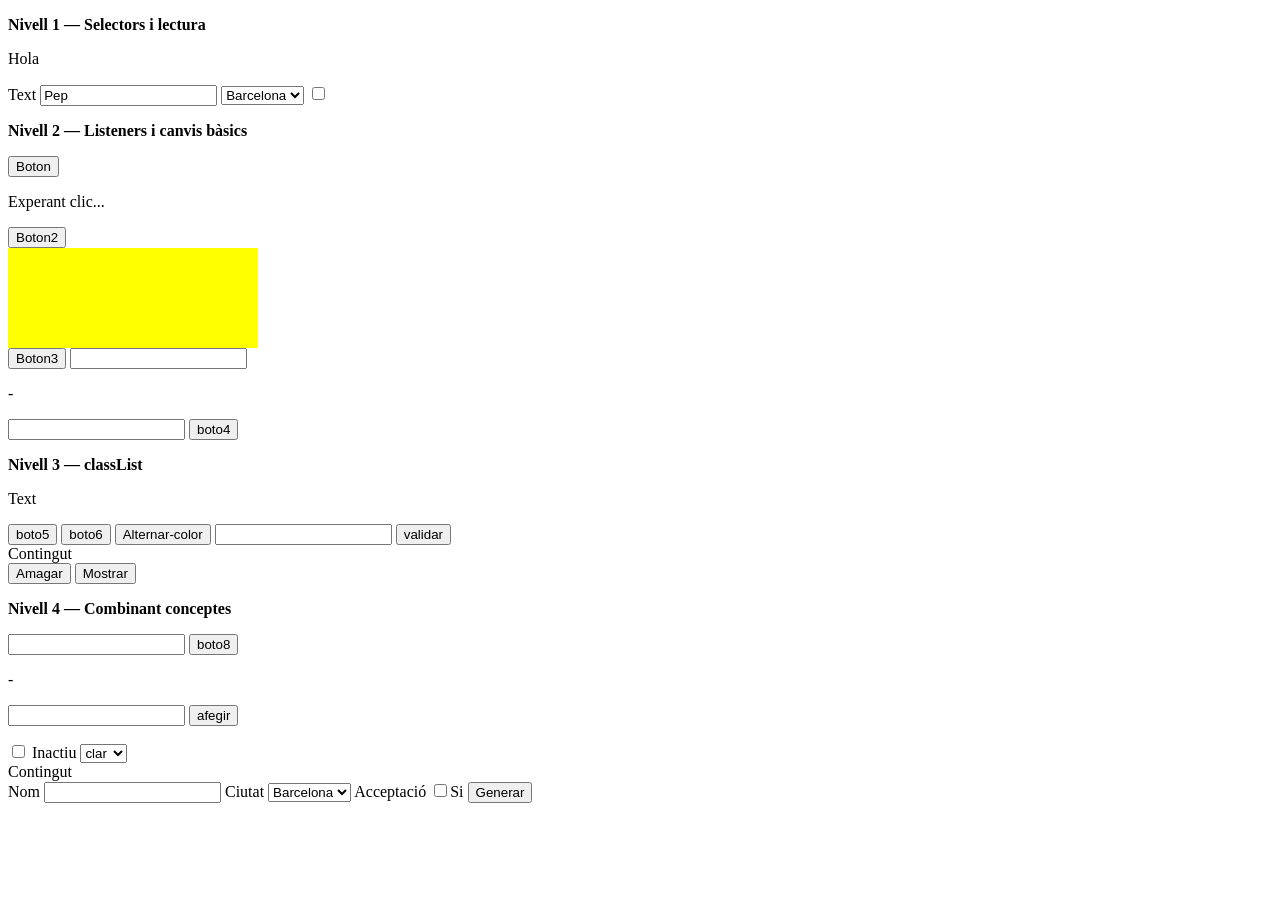
<file: ejercicios/index.html>
<!DOCTYPE html>
<html lang="en">
<head>
    <meta charset="UTF-8">
    <meta name="viewport" content="width=device-width, initial-scale=1.0">
    <title>Document</title>
    <style> 
        .vermell {
            color: red;
        }
        .error { border: 2px solid red}
        .amagat { 
            display: none;
        }
        .fosc{ 
            background-color: black;
            color: wheat; 
            height: 150px; 
            width: 150px;
        }
    </style>
</head>
<body>
    <p><strong>Nivell 1 — Selectors i lectura</strong></p>
    <p id="salut">Hola</p>
    <span class="destacat">Text</span>
    <input id="nom" type="text" value="Pep">
    <select name="" id="ciutat">
        <option value="Barcelona">Barcelona</option>
        <option value="Girona">Girona</option>
        <option value="Lleida">Lleida</option>
        <option value="Tarragona">Tarragona</option>
    </select>
    <input type="checkbox" id="accepto">

    <p><strong>Nivell 2 — Listeners i canvis bàsics</strong></p>
    <button id="boto1">Boton</button>
    <p id="missatge">Experant clic...</p>
    <button id="botop">Boton2</button>
    <div id="zona" style="background-color: yellow; width: 250px; height: 100px;"></div>
    <button id="boto3">Boton3</button>
    <input type="text" id="entrada">
    <p id="sortida">-</p>
    <input type="text" id="camp">
    <button id="boto4">boto4</button>

    <p><strong>Nivell 3 — classList</strong></p>
    <p id="paragraf">Text</p>
    <button id="boto5">boto5</button>
    <button id="boto6">boto6</button>
    <button id="boto7">Alternar-color</button>
    <input type="text" id="email">
    <button id="valida">validar</button>
    <div id="panell">Contingut</div>
    <button id="amagar">Amagar</button>
    <button id="mostrar">Mostrar</button>

    <p><strong>Nivell 4 — Combinant conceptes</strong></p>
    <input type="text" id="nom2">
    <button id="boto8">boto8</button>
    <p id="benvinguda">-</p>
    <input type="text" id="item">
    <button id="afegir">afegir</button>
    <ul id="llista"></ul>
    <input type="checkbox" name="" id="checkbox">
    <span id="estat">Inactiu</span>
    <select name="" id="tema">
        <option value="clar">clar</option>
        <option value="fosc">fosc</option>
    </select>
    <div id="contenidor">Contingut</div>

    <label for="">Nom</label>
    <input type="text" id="nomresum">
    <label for="">Ciutat</label>
    <select name="" id="ciutat2">
        <option value="Barcelona">Barcelona</option>
        <option value="Girona">Girona</option>
    </select>
    <label for="">Acceptació
        <input type="checkbox" name="acept" id="Si">Si
    </label>
    <button id="generar">Generar</button>
    <div id="resultadodiv"></div>
    <script>
        // Level 1----------
            // 1
        let salut = document.querySelector("#salut")
        console.log(salut.textContent)
            // 2
        let destacat = document.querySelector(".destacat")
        console.log(destacat)
            // 3
        console.log(document.querySelector("#nom").value)
            // 4
        let select = document.querySelector("#ciutat")
        console.log(select.value)
            // 5
        console.log(document.querySelector("#accepto").checked)

        // Level 2-----------   
            // 6
        document.querySelector("#boto1").addEventListener("click",function() {console.log("Clic Rebut!")})
            // 7
        document.querySelector("#botop").addEventListener("click", function () {document.querySelector("#missatge").textContent ="Has fet clic!"})
            // 8
        let zona = document.querySelector("#zona")
        document.querySelector("#boto3").addEventListener("click", () => {zona.innerHTML = "<strong>Contingut nou</strong>"})
            // 9
        let entrada = document.querySelector("#entrada")
        let sortida = document.querySelector("#sortida")
        entrada.addEventListener("input", () => {sortida.textContent = entrada.value})
            // 10
        let camp = document.querySelector("#camp")
        let boto4 = document.querySelector("#boto4") 
        boto4.addEventListener("click", () => {camp.value = "Text Introduït per JS"})

        // Level 3--------
            // 11
        let paragraf = document.querySelector("#paragraf")
        document.querySelector("#boto5").addEventListener("click", () => {paragraf.classList.add("vermell")})
            // 12
        document.querySelector("#boto6").addEventListener("click", () => {paragraf.classList.remove("vermell")})
            // 13
        // document.querySelector("#boto7").addEventListener("click", () => {paragraf.classList.toggle("vermell")})

        function cambiar() {
            if (paragraf.classList.contains("vermell")) {
                paragraf.classList.remove("vermell")
            } else {
                paragraf.classList.add("vermell")
            }
        }

        document.querySelector("#boto7").addEventListener("click", cambiar)
            // 14
        let valida = document.querySelector("#valida")
        let email = document.querySelector("#email")

        function error() {
            if (email.value.trim() === "") {
                email.classList.add("error")
            } else {
                email.classList.remove("error")
            }
        }

        valida.addEventListener("click",error)
            // 15
        let amagar = document.querySelector("#amagar")
        let mostrar = document.querySelector("#mostrar")
        let panell = document.querySelector("#panell")

        amagar.addEventListener("click", () => {panell.classList.add("amagat")})

        mostrar.addEventListener("click", () => {panell.classList.remove("amagat")} )
        // Level 4-----------
            // 16
        let nom2 = document.querySelector("#nom2")
        let button8 = document.querySelector("#boto8")
        let benvinguda = document.querySelector("#benvinguda")
        function buit() {
            if (nom2.value.trim() !== "" ) {
                benvinguda.innerHTML =  "Hola, " + nom2.value + "!"
            } else {
                benvinguda.textContent = "Escriu el teu nom"
            }
        }

        button8.addEventListener("click", buit)
            // 17
        let item = document.querySelector("#item")
        let afegir = document.querySelector("#afegir")
        let ul = document.querySelector("#llista")
        function lista(){
            if (item.value.trim() !== ""){
                ul.innerHTML += `<li> ${item.value} </li>`
            }
            item.value = ""
        }
        afegir.addEventListener("click", lista)
            // 18
        let checkbox = document.querySelector("#checkbox")
        let estat1 = document.querySelector("#estat")
        function estat() {
            if (checkbox.checked) {
                estat1.textContent = "Actiu"
            } else {
                estat1.textContent = "Inactiu"
            }
        }
        checkbox.addEventListener("change",estat)
            // 19
        let selectfc = document.querySelector("#tema")
        let divcontenidor = document.querySelector("#contenidor")
        function cambio(){
            if (selectfc.value == "fosc") {
                divcontenidor.classList.add("fosc")
            } else {
                divcontenidor.classList.remove("fosc")
            }
        }
        selectfc.addEventListener("change", cambio)
            // 20
        let nomresum = document.querySelector("#nomresum")
        let selectciutat = document.querySelector("#ciutat2")
        let si = document.querySelector("#Si")
        let btngenerar = document.querySelector("#generar")
        let resultadodiv = document.querySelector("#resultadodiv")
        function generar(){
            let textoaceptat = ""
            if(si.checked){
                textoaceptat ="Si"
            } else {
                textoaceptat = "No"
            }
            resultadodiv.innerHTML = `<p>Nom ${nomresum.value}, Ciutat ${selectciutat.value}, Acceptat: ${textoaceptat}</p>`
        }
        btngenerar.addEventListener("click", generar)
    </script>
</body>
</html>
</file>
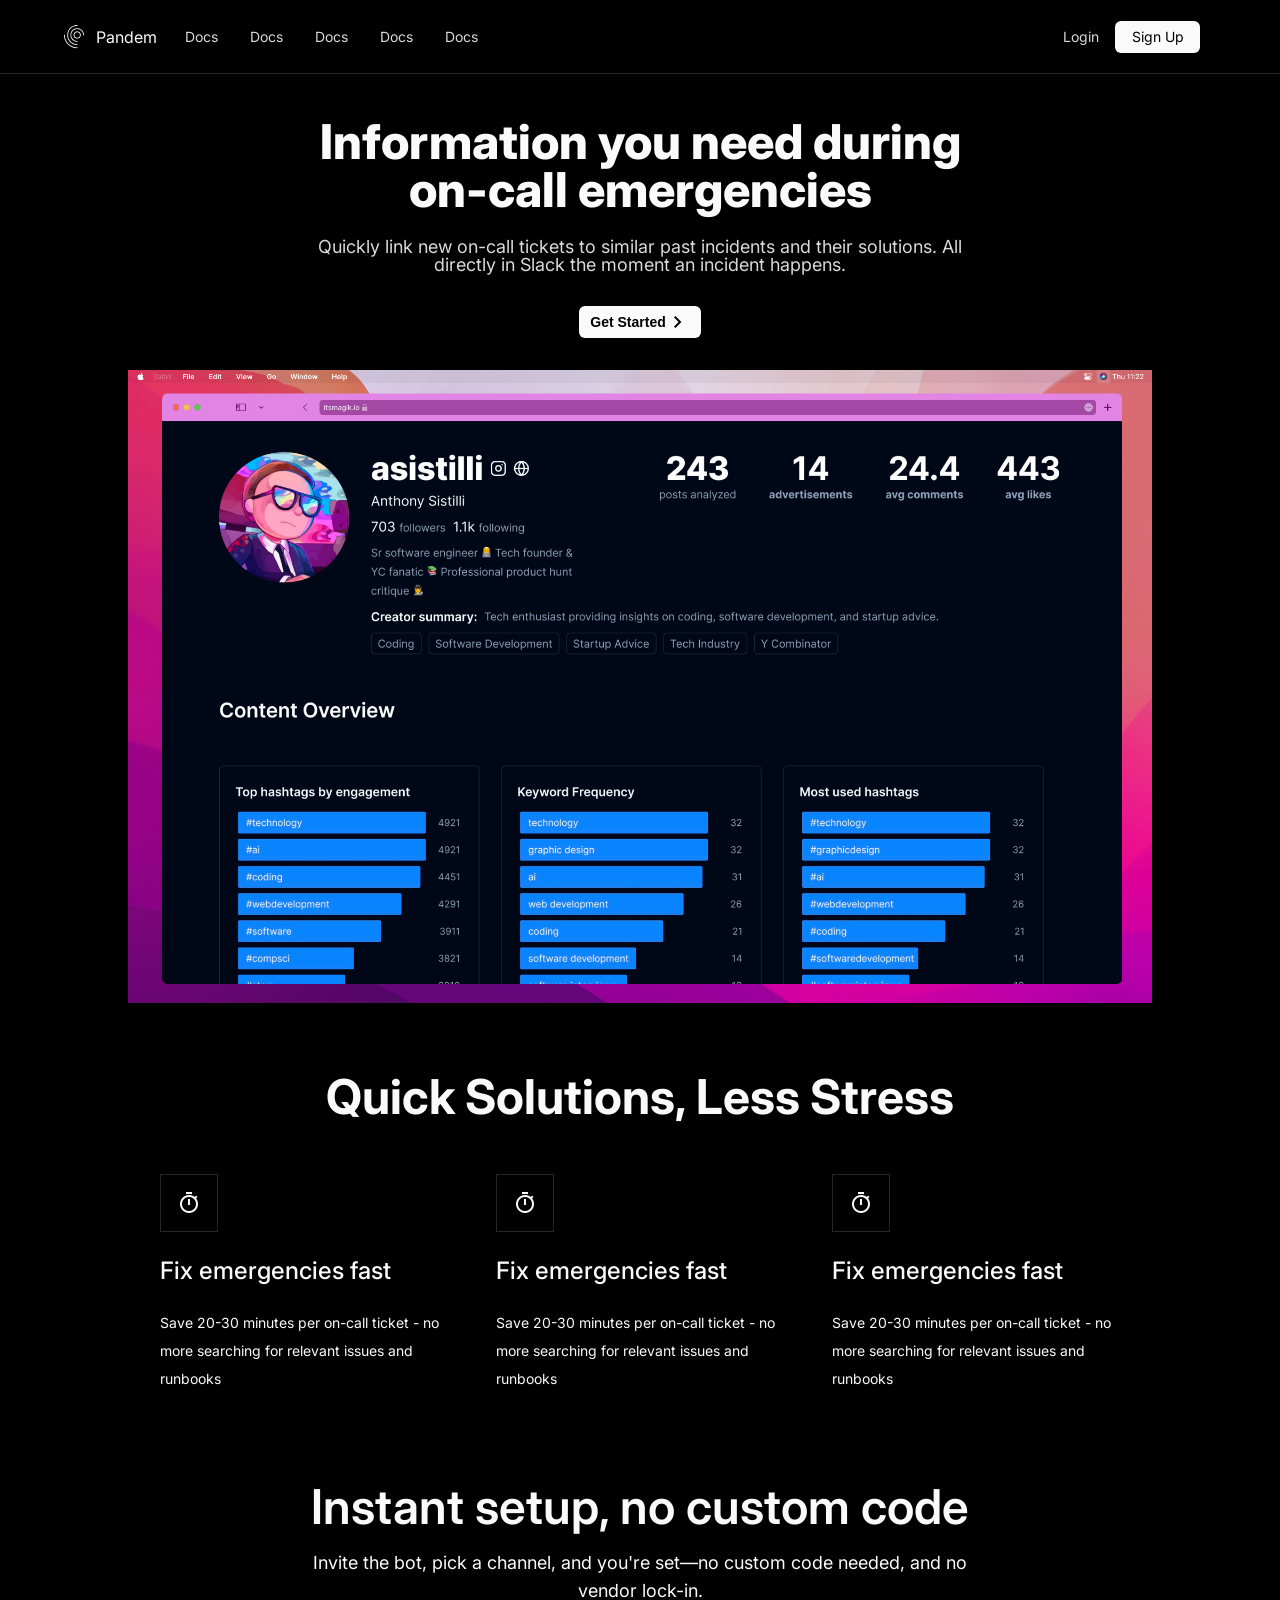
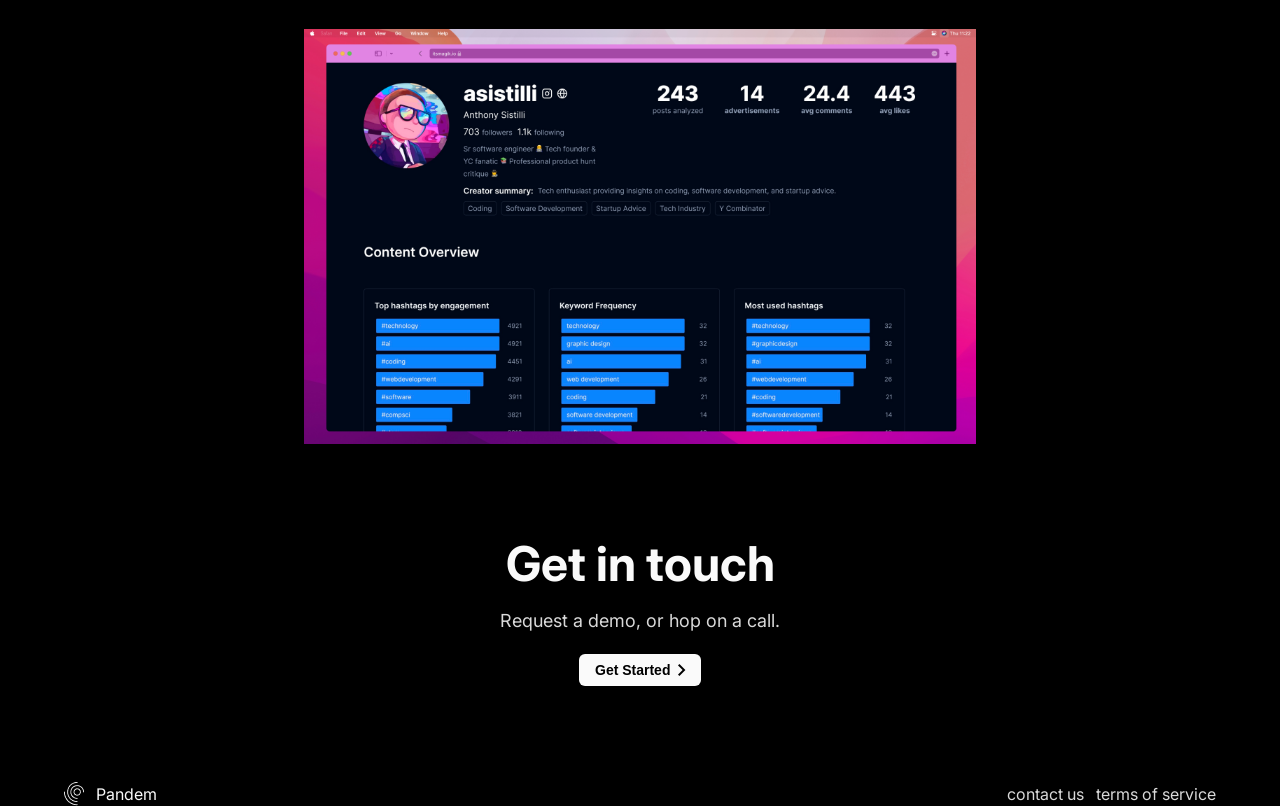
<file: proyecto2/index.html>
<!DOCTYPE html>
<html lang="en">
<head>
    <meta charset="UTF-8">
    <meta name="viewport" content="width=device-width, initial-scale=1.0">
    <title>Document</title>
    <link rel="stylesheet" href="style.css">
    <link href="https://fonts.googleapis.com/css2?family=Material+Symbols+Outlined" rel="stylesheet" />
    <link rel="preconnect" href="https://fonts.googleapis.com">
    <link rel="preconnect" href="https://fonts.gstatic.com" crossorigin>
    <link href="https://fonts.googleapis.com/css2?family=Inter:ital,opsz,wght@0,14..32,100..900;1,14..32,100..900&display=swap" rel="stylesheet">
</head>
<body>
    <header>
        <div class="header__logo">
            <img src="image/logo.png" alt="Logo Pandem">
            <p>Pandem</p>
            <nav>
                <ul>
                    <li>Docs</li>
                    <li>Docs</li>
                    <li>Docs</li>
                    <li>Docs</li>
                    <li>Docs</li>
                </ul>
            </nav>
        </div>
        <div class="header__account">
            <div class="header__account-login">Login</div>
            <div class="header__account-signup">Sign Up</div>
            <div class="header__menu">
                <span class="material-symbols-outlined">menu</span>
            </div>
        </div>
    </header>
    <div class="pandem__principal-start">
        <div class="hero-text">
            <h1>Information you need during on-call emergencies</h1>
            <p>Quickly link new on-call tickets to similar past incidents and their solutions. All directly in Slack the moment an incident happens.</p>
        </div>
        <button>
            Get Started
            <span class="material-symbols-outlined">
            chevron_right
            </span>
        </button>
    </div>
    <div class="pandem__principal-image">
        <img src="image/hero_image.png" alt="Image of the aplication">
    </div>
    <main class="pandem__principal-info">
        <h2 class="pandem__h2"><span id="immediate">Immediate</span> <span class="quick">Quick</span> Solutions, Less Stress</h2>
        <div class="principal__avantatges">
            <div class="principal_info-item">
                <div class="info__item-logo">
                    <span class="material-symbols-outlined">timer</span>
                </div>
                <div class="info__item-text">
                    <h3>Fix emergencies fast</h3>
                    <p>Save 20-30 minutes per on-call ticket - no more searching for relevant issues and runbooks</p>
                </div>
            </div>
            <div class="principal_info-item">
                <div class="info__item-logo">
                    <span class="material-symbols-outlined">timer</span>
                </div>
                <div class="info__item-text">
                    <h3>Fix emergencies fast</h3>
                    <p>Save 20-30 minutes per on-call ticket - no more searching for relevant issues and runbooks</p>
                </div>
            </div>
            <div class="principal_info-item">
                <div class="info__item-logo">
                    <span class="material-symbols-outlined">timer</span>
                </div>
                <div class="info__item-text">
                    <h3>Fix emergencies fast</h3>
                    <p>Save 20-30 minutes per on-call ticket - no more searching for relevant issues and runbooks</p>
                </div>
            </div>
        </div>
        <div class="pandem__setup">
            <h2>Instant setup, no custom code</h2>
            <p>Invite the bot, pick a channel, and you're set—no custom code needed, and no vendor lock-in.</p>
            <div class="pandem__setup-img">
                <img src="image/hero_image.png" alt="app photo">
            </div>
        </div>
        <div class="pandem__demo-start">
            <h2>Get in touch</h2>
            <p>Request a demo, or hop on a call.</p>
            <button>
                <span class="center">
                    Get Started
                    <span class="material-symbols-outlined">
                    chevron_right
                    </span>
                </span>
            </button>
        </div>
    </main>
    <footer>
        <div class="footer__logo">
            <img src="image/logo.png" alt="Logo Pandem">
            <p>Pandem</p>              
        </div>
        <div class="footer__contact-terms">
            <p>contact us</p>
            <p>terms of service</p>
        </div>
    </footer>
</body>
</html>
</file>
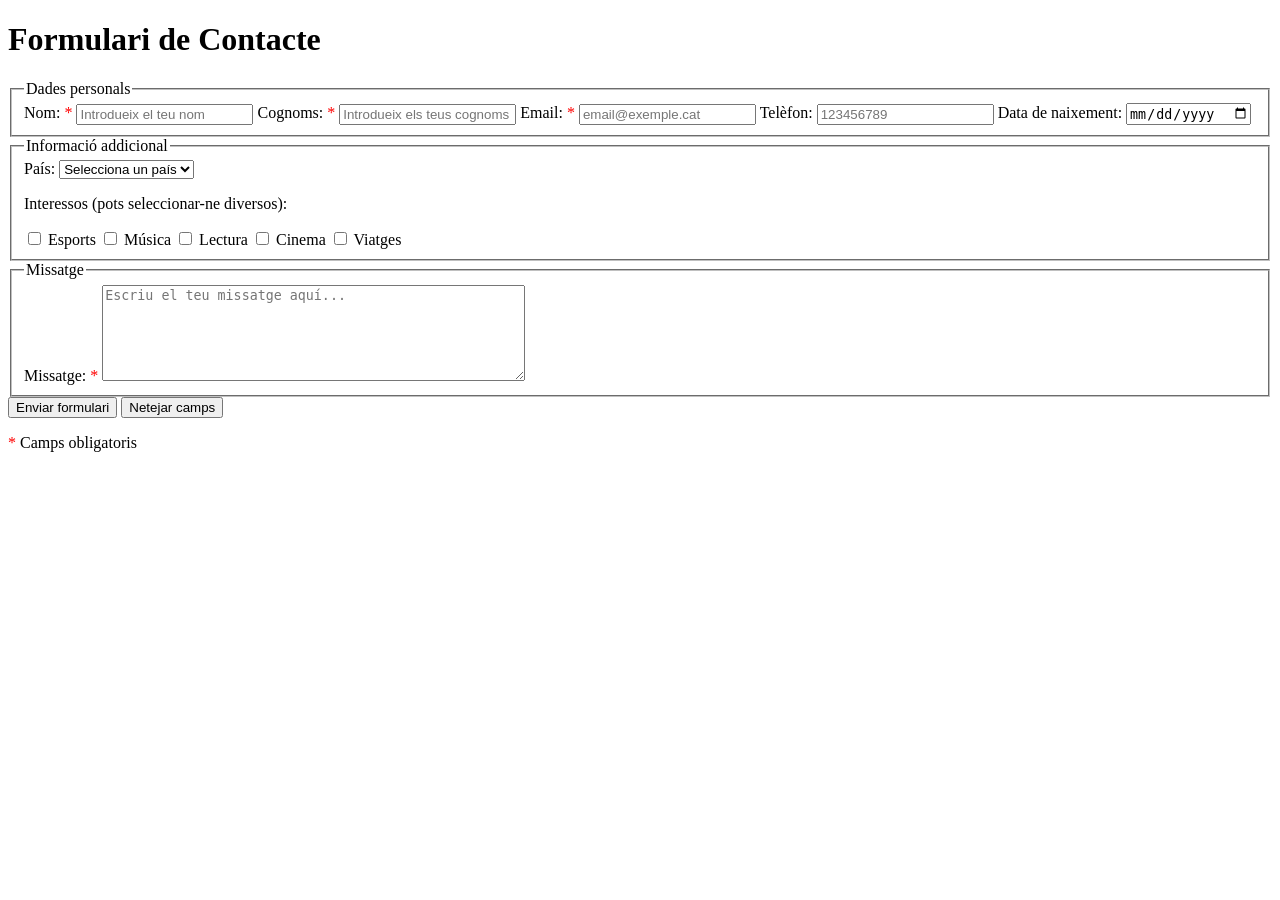
<file: prueba/index.html>
<!DOCTYPE html>
<html lang="ca">
  <head>
    <meta charset="UTF-8" />
    <title>Formulari de Contacte</title>
  </head>
  <body>
    <h1>Formulari de Contacte</h1>

    <form action="/contacte" method="POST">
      <fieldset>
        <legend>Dades personals</legend>

        <label for="nom">Nom: <span style="color: red;">*</span></label>
        <input type="text" id="nom" name="nom" required placeholder="Introdueix el teu nom" />

        <label for="cognoms">Cognoms: <span style="color: red;">*</span></label>
        <input type="text" id="cognoms" name="cognoms" required placeholder="Introdueix els teus cognoms" />

        <label for="email">Email: <span style="color: red;">*</span></label>
        <input type="email" id="email" name="email" required placeholder="email@exemple.cat" />

        <label for="telefon">Telèfon:</label>
        <input type="tel" id="telefon" name="telefon" placeholder="123456789" />

        <label for="data_naixement">Data de naixement:</label>
        <input type="date" id="data_naixement" name="data_naixement" />
      </fieldset>

      <fieldset>
        <legend>Informació addicional</legend>

        <label for="pais">País:</label>
        <select id="pais" name="pais">
          <option value="">Selecciona un país</option>
          <option value="es">Espanya</option>
          <option value="fr">França</option>
          <option value="it">Itàlia</option>
          <option value="pt">Portugal</option>
          <option value="de">Alemanya</option>
        </select>

        <p>Interessos (pots seleccionar-ne diversos):</p>

        <input type="checkbox" id="esports" name="interessos" value="esports" />
        <label for="esports">Esports</label>

        <input type="checkbox" id="musica" name="interessos" value="musica" />
        <label for="musica">Música</label>

        <input type="checkbox" id="lectura" name="interessos" value="lectura" />
        <label for="lectura">Lectura</label>

        <input type="checkbox" id="cinema" name="interessos" value="cinema" />
        <label for="cinema">Cinema</label>

        <input type="checkbox" id="viatges" name="interessos" value="viatges" />
        <label for="viatges">Viatges</label>
      </fieldset>

      <fieldset>
        <legend>Missatge</legend>

        <label for="missatge">Missatge: <span style="color: red;">*</span></label>
        <textarea id="missatge" name="missatge" rows="6" cols="50" required placeholder="Escriu el teu missatge aquí..."></textarea>
      </fieldset>

      <button type="submit">Enviar formulari</button>
      <button type="reset">Netejar camps</button>

      <p><span style="color: red;">*</span> Camps obligatoris</p>
    </form>
  </body>
</html>
</file>
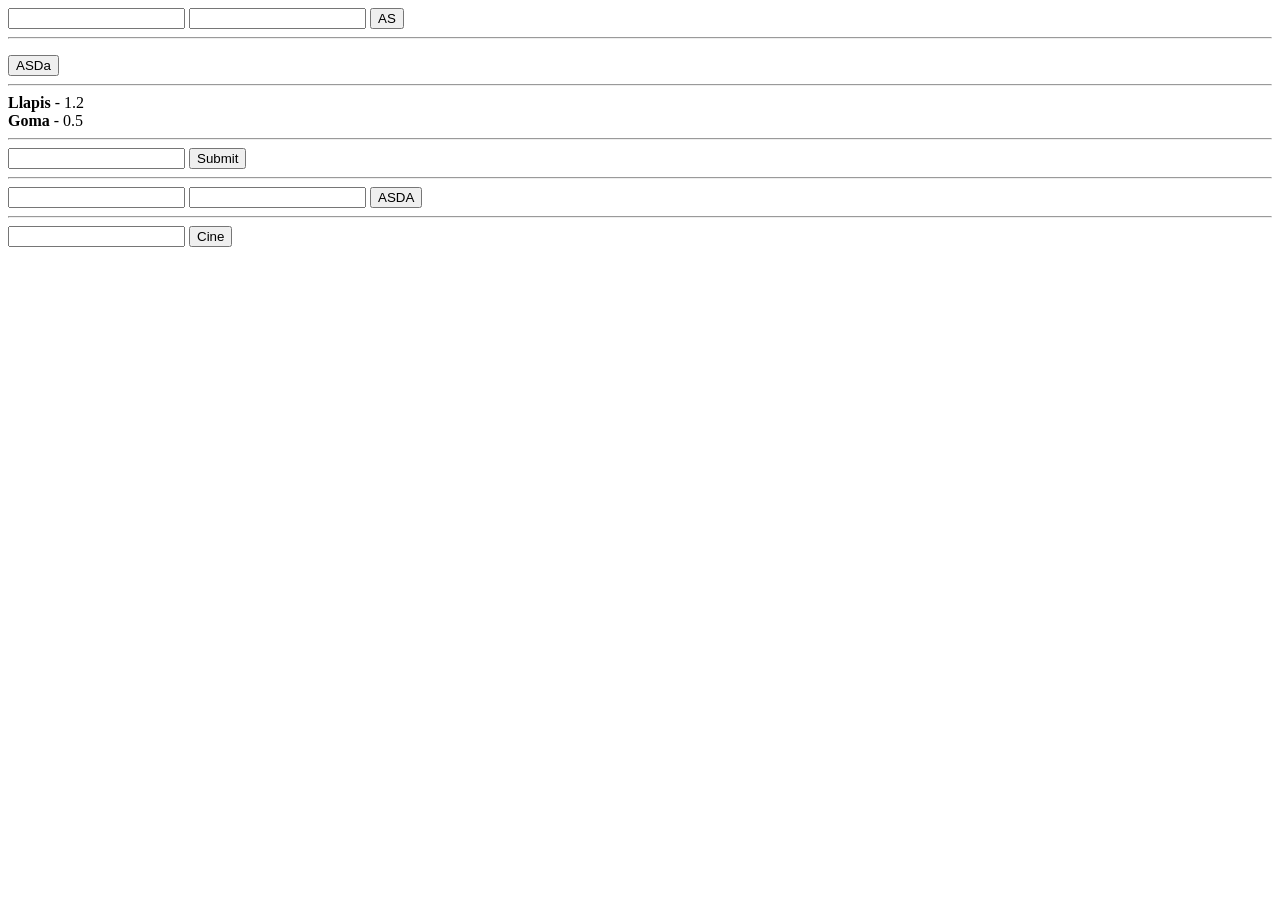
<file: ejercicios/js-basic/s6/index.html>
<!DOCTYPE html>
<html lang="en">
<head>
    <meta charset="UTF-8">
    <meta name="viewport" content="width=device-width, initial-scale=1.0">
    <title>Document</title>
</head>
<body>
    <input type="text" id="nom">
    <input type="number" id="edat">
    <button id="boto1">AS</button>
    <hr>
    <ul id="llista">

    </ul>
    <button id="boto2">ASDa</button>
    <hr>
    <div id="zona">

    </div>
    <hr>
    <form id="form1">
        <input type="text" #input>
        <button type="submit" id="submit">Submit</button>
    </form>
    <hr>
    <form id="form2">
        <input type="text" id="nom2">
        <input type="text" id="cognom">
        <button type="submit" id="boto3">ASDA</button>
    </form>
    <div id="llista2"></div>
    <hr>
    <form action="" id="form3">
        <input type="text" id="tasca">
        <button type="submit" id="boto4">Cine</button>
    </form>
    <div id="tasques2"></div>
    <script>
    // Level 1 - Array d'objectes i .push(0)
        // 1
        let llibre = {
            titol: "Don Quixot",
            autor: "Cervantes",
            any: "1605"
        }
        console.log(llibre.titol)
        // 2
        let llibres = [{titol: "A",autor: "X"},{titol:"B",autor:"Y"}];
        console.log(llibres[1].titol)
        console.log(llibres.length)
        // 3
        llibres.push({titol:"C",autor:"<"})
        console.log(llibres.length)
        // 4
        let nom = "anna";
        let edat = "25";
        let ciutat = "Barcelona"
        let persona = []
        persona.push({nom: nom,edat: edat,ciutat: ciutat})
        console.log(persona)
        // 5
        let inputn = document.querySelector("#nom")
        let inputd = document.querySelector("#edat")
        let button = document.querySelector("#boto1")

        button.addEventListener("click",() => {
            let p = {
                nom: inputn.value,
                edat: inputd.value
            };
            console.log(p)
        })
    // Level 2 -- Renderitzar array amb for i innerHTML
        // 6
        let fruits = ["Poma","Plàtan","Taronja"]
        for(let i=0;i<fruits.length;i++){
            console.log(fruits[i])
        }
        // 7
        let button2 = document.querySelector("#boto2")


        button2.addEventListener("click",() => {
            let html = "";
            for(let i=0;i<fruits.length;i++){
                html += `<li> ${fruits[i]} </li>`;
            }            
            document.querySelector("#llista").innerHTML = html;
        })
        // 8 - 9 - 10
        let productes = [ { nom: "Llapis", preu: 1.2 }, { nom: "Goma", preu: 0.5 } ]
        function arra(){
            let zona = document.querySelector("#zona")
            let producte = ""
            if(productes.length === 0){
                producte = `<p>No hi ha productes.</p>`
            } else {
                for(let i = 0;i<productes.length;i++){
                    producte += `<div class="producte"><strong>${productes[i].nom}</strong> - ${productes[i].preu}</div>`                         
                }
            }
            zona.innerHTML = producte
        }
        arra()
    // Level 3 - Formulari submit i preventDefault
        // 11
        let form = document.querySelector("#form1")
        let submit = document.querySelector("#submit")

        form.addEventListener("submit",function(e) {e.preventDefault(); console.log("Formulari enviat")})
        // 12 - 13 - 14
        let input2 = document.querySelector("#nom2");
        let cognom = document.querySelector("#cognom")
        let button3 = document.querySelector("#boto3")
        let persones = [];

        document.querySelector("#form2").addEventListener("submit", function(e) {
            e.preventDefault(); 
            if(input2.value.trim() === "" || cognom.value.trim() === ""){ alert("Omple els camps buits"); 
            return
            } else {
                persones.push({nom: input2.value, cognom: cognom.value})
            };
            renderitzarPersones(); 
            document.querySelector("#form2").reset()    
        })
        
        function renderitzarPersones(){
            let llista2 = document.querySelector("#llista2");
            let html2 = ""
            for(let i = 0; i<persones.length; i++){
                html2 += `<p>Nom : ${persones[i].nom} Cognom: ${persones[i].cognom}</p>`
            };
            llista2.innerHTML = html2
        }
        // 15
        let tasques = []
        let form3 = document.querySelector("#form3")
        let tasca = document.querySelector("#tasca")
        let boto4 = document.querySelector("#boto4")
        let tasques2 = document.querySelector("#tasques2")

        form3.addEventListener("submit", function(e) {
            e.preventDefault();
            if (tasca.value.trim() === ""){alert("Omple els camps buits"); return} else{ tasques.push({titol: tasca.value, completada: false})};
            creadorTasques();
            form3.reset();
        })

        function creadorTasques(){
            let html3 = "";
            for(let i = 0; i <tasques.length; i++){
                html3 += `<li>${tasques[i].titol}</li>`
            }
            tasques2.innerHTML = `<ul>${html3}</ul>`
        }  
    </script>
</body>
</html>
</file>
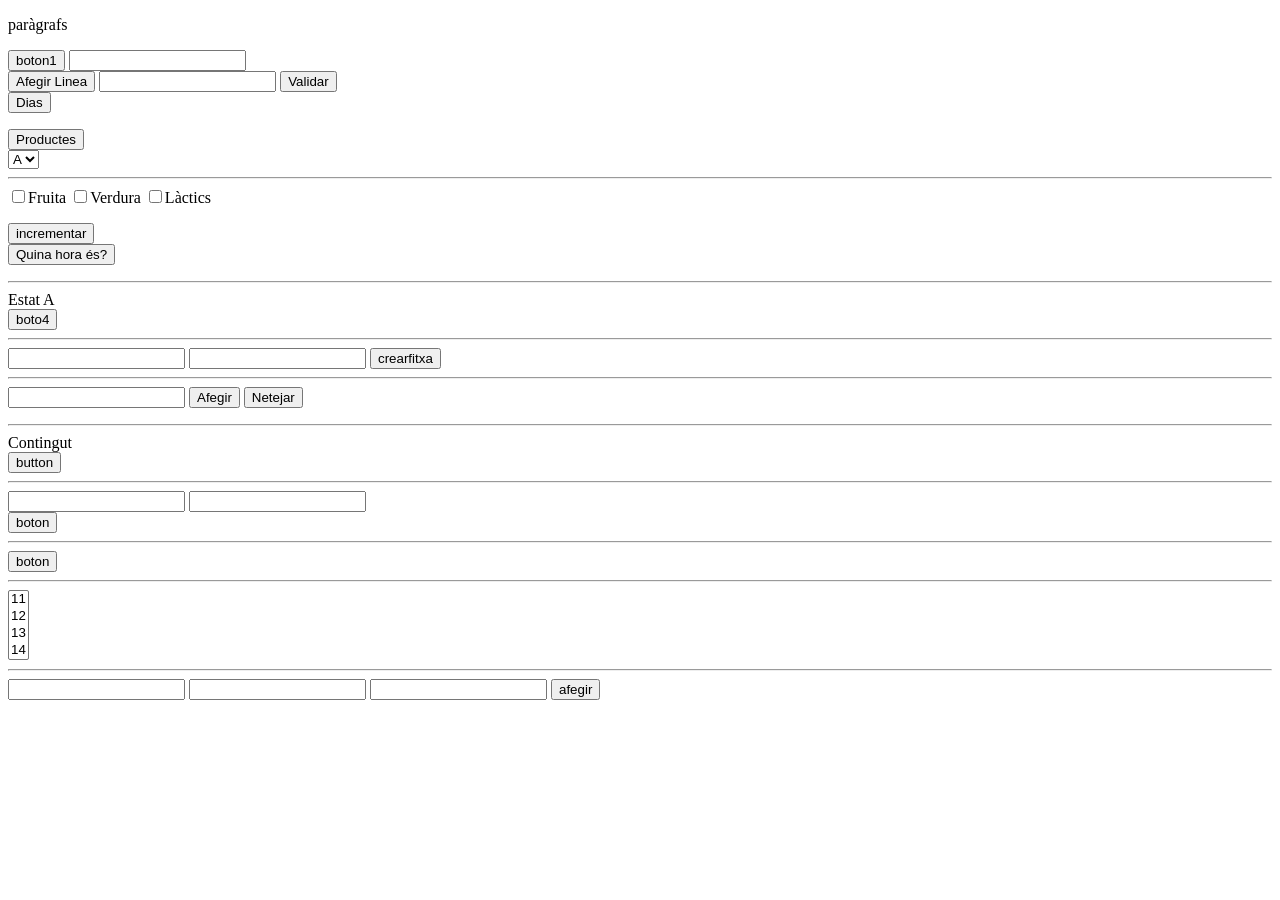
<file: ejercicios/js-basic/index2.html>
<!DOCTYPE html>
<html lang="en">
<head>
    <meta charset="UTF-8">
    <meta name="viewport" content="width=device-width, initial-scale=1.0">
    <title>Document</title>
    <style>
        .error{color: red;}
        .ok{color: green;}
        .destacat{color: aquamarine;}
    </style>
</head>
<body>
    <div id="caixa"><p>paràgrafs</p></div>
    <button id="boto1">boton1</button>
    <input type="text" id="texte">
    <div id="preview"></div>
    <div id="contenidor"></div>
    <button id="afegir">Afegir Linea</button>
    <input type="text" id="usuari">
    <button id="validar">Validar</button>
    <div id="avis"></div>
    <button id="dies">Dias</button>
    <ol id="llistaordenada"></ol>
    <button id="productes">Productes</button>
    <div id="taulaproductes"></div>
    <select name="" id="opcio">
        <option value="A">A</option>
        <option value="B">B</option>
    </select>
    <div id="descripcio"></div>
    <hr>
    <input type="checkbox" name="" id="fruta" value="fruta">Fruita
    <input type="checkbox" name="" id="verdura" value="vedura">Verdura
    <input type="checkbox" name="" id="leche" value="leche">Làctics
    <ul id="seleccionats"></ul>
    <button id="incrementar">incrementar</button>
    <div id="comptador"></div>
    <button id="hora1">Quina hora és?</button>
    <p id="hora"></p>
    <hr>
    <div id="contingutAlternat">Estat A</div>
    <button id="boto4">boto4</button>
    <hr>
    <input type="text" id="nom3">
    <input type="text" id="cognom">
    <button id="crearfitxa">crearfitxa</button>
    <div id="fitxa"></div>
    <hr>
    <input type="text" id="item">
    <button id="afegir2">Afegir</button>
    <button id="netejar2">Netejar</button>
    <ul id="llistaitems"></ul>
    <hr>
    <div id="target">Contingut</div>
    <button id="target-button">button</button>
    <hr>
    <input type="text" id="titol">
    <input type="text" id="cos">
    <div id="vistaprevia"></div>
    <button id="button8">boton</button>
    <hr>
    <button id="ala">boton</button>
    <div id="log"></div>
    <hr>
    <select name="" id="assignatures" multiple>
        <option value="11">11</option>
        <option value="12">12</option>
        <option value="13">13</option>
        <option value="14">14</option>
    </select>
    <div id="resum"></div>
    <hr>
    <input type="text" id="nomf">
    <input type="text" id="producte">
    <input type="text" id="preu">
    <button id="afgila">afegir</button>
    <table id="taula">
        <tbody id="cost"></tbody>
    </table>
    <script>
        // 21
        let caixa = document.querySelector("#caixa")
        let boto1 = document.querySelector("#boto1")

        boto1.addEventListener("click", () => {caixa.innerHTML = `<p>Primer paràgraf</p><p>Segon paràgraf</p>`})
        // 22
        console.log(caixa.innerHTML)
        // 23
        let inputt = document.querySelector("#texte")
        let preview = document.querySelector("#preview")

        inputt.addEventListener("input", () => {preview.innerHTML = `<strong> ${inputt.value} </strong>`})
        // 24
        let contenidor = document.querySelector("#contenidor")
        let afl = document.querySelector("#afegir")

        afl.addEventListener("click", () => {contenidor.innerHTML += `<p>Nova línia ${new Date()} </p>`})
        // 25
        let inputv = document.querySelector("#usuari")
        let validar = document.querySelector("#validar")
        let divavi = document.querySelector("#avis")
        function error(){
            if (inputv.value.trim() ===""){
                divavi.innerHTML = `<span class="error">El camp és obligatori</span>`
            } else{
                divavi.innerHTML = `<span class="ok">Correcte</span>`
            }
        }

        validar.addEventListener("click", error)
        // 26
        let dies = ["Dilluns", "Dimarts", "Dimecres"]
        let buttondies = document.querySelector("#dies")
        let llistaordenada = document.querySelector("#llistaordenada")
        function llista(){
            let html = ""
            for(let i=0;i<dies.length;i++){
                html += `<li> ${dies[i]}</li>`
            }
            llistaordenada.innerHTML = html
        }
        buttondies.addEventListener("click", llista)
        // 27
        let productes = [["Poma", "1.2"], ["Llet", "0.9"]]
        let bototabla = document.querySelector("#productes")
        let taulaproductes = document.querySelector("#taulaproductes")
        function tabla(){
            let htmlTaula = ""
            for(let i=0;i<productes.length;i++){
                htmlTaula += `
                    <tr><td>${productes[i][0]}</td><td>${productes[i][1]}</td></tr>
                    `
            }
            taulaproductes.innerHTML = `<table>${htmlTaula}</table>`
        }
        bototabla.addEventListener("click", tabla)
        // 28
        let selectopt = document.querySelector("#opcio")
        let descripcio = document.querySelector("#descripcio")

        selectopt.addEventListener("change", () => {descripcio.innerHTML = `<h3> Títol ${selectopt.value} </h3> <p>Text ${selectopt.value}</p>`})
        // 29
        let fruta = document.querySelector("#fruta")
        let verdura = document.querySelector("#verdura")
        let leche = document.querySelector("#leche")
        let seleccionadosul = document.querySelector("#seleccionats");
        function comida(){
            let frutas = ""
            if(fruta.checked){
                frutas += `<li> ${fruta.value}</li>            `
            }
            if(verdura.checked){
                frutas += `<li> ${verdura.value}</li>            `
            }
            if(leche.checked){
                frutas += `<li> ${leche.value}</li>            `
            }
            seleccionadosul.innerHTML = frutas
        }
        fruta.addEventListener("change",comida)
        verdura.addEventListener("change",comida)
        leche.addEventListener("change",comida)
        // 30
        let incrementar = document.querySelector("#incrementar")
        let comptador = document.querySelector("#comptador")
        let n = 0
        incrementar.addEventListener("click", () =>{
            n++
            comptador.innerHTML= `Has clicat <strong> ${n} </strong> vegades`
        })
        // 31
        let tiempo = document.querySelector("#hora1")
        let parrafo = document.querySelector("#hora")

        tiempo.addEventListener("click", () =>{
            let ara = new Date()
            parrafo.innerHTML = `Són les <em> ${ara.getHours()}: ${ara.getMinutes()} </em>`
        })
        // 32
        let contingutAlternat = document.querySelector("#contingutAlternat")
        let boto4 = document.querySelector("#boto4")
        let mostrarA = true
        boto4.addEventListener("click", () =>{
            if (mostrarA === true){
                mostrarA = false
                contingutAlternat.innerHTML = "<strong>Estat B</strong>"
            } else {
                contingutAlternat.innerHTML = `<em>Estat A </em>`
                mostrarA = true
            }
        })
        // 33
        let nom3 = document.querySelector("#nom3")
        let cognom = document.querySelector("#cognom")
        let crearfitxa = document.querySelector("#crearfitxa");
        let fitxa = document.querySelector("#fitxa");
        crearfitxa.addEventListener("click", () =>{
            if (nom3.value.trim() === "" || cognom.value.trim() === ""){
                fitxa.innerHTML = `<p class="error">Omple tots els camps</p>`        
            } else {
                fitxa.innerHTML = `<h4> ${nom3.value}  ${cognom.value} </h4> <p>Afegit avui</p>`     
            }
        })
        console.log(fitxa)
        // 34
        let item = document.querySelector("#item")
        let añadir = document.querySelector("#afegir2")
        let limpiar = document.querySelector("#netejar2")
        let llistaitem = document.querySelector("#llistaitems")
        añadir.addEventListener("click",() => {
            if (item.value.trim() !== "") {
                llistaitem.innerHTML += `<li>${item.value}</li>`                
            }
            item.value = ""
        })
        limpiar.addEventListener("click", () => {
            llistaitem.textContent = ""
            item.value = ""
        })
        // 35
        let target = document.querySelector("#target")
        let buttontarget = document.querySelector("#target-button")

        buttontarget.addEventListener("click",() => {
            target.classList.add("destacat")
            target.innerHTML = `<span>Contingut Actualitzat </span>`
        })
        // 36
        let boton8 = document.querySelector("#button8")
        let titol = document.querySelector("#titol")
        let cos = document.querySelector("#cos")
        let vista = document.querySelector("#vistaprevia")
        function actualizar() {
            vista.innerHTML = `<h3> ${titol.value} </h3><p><em> ${cos.value}</em></p>`

        }
        titol.addEventListener("input", actualizar)
        cos.addEventListener("input",actualizar)
        // 37
        let button37 = document.querySelector("#ala")
        let log = document.querySelector("#log")
        let comptador1 = 0
        button37.addEventListener("click", () => {
            comptador1++
            let hora = new Date()
            log.innerHTML += `<p>Acció ${comptador1} a ${hora.getHours()}:${hora.getMinutes()} </p>`
        })
        // 38
        let assignatures = document.querySelector("#assignatures")
        let divresum = document.querySelector("#resum")
        let options= document.querySelectorAll("#assignatures option")
        function resum(){
            let llistafinal = ""
            for(let i = 0;i <options.length;i++){
                let optionActual = options[i];
                if(optionActual.selected == true){
                    llistafinal += `<li>${optionActual.value}</li>`
                }
            }
            divresum.innerHTML = `<ul>${llistafinal}</ul>`
        }
        assignatures.addEventListener("change", resum)
        // 39
        let afgila = document.querySelector("#afgila")
        let formularinom = document.querySelector("#nomf")
        let producte = document.querySelector("#producte")
        let preu = document.querySelector("#preu")
        let tbody = document.querySelector("#cost")
        console.log(tbody)
        let array = [];
        afgila.addEventListener("click", () => {
            array.push([formularinom.value, producte.value, preu.value]);
            let tableinfo = ""
            for(let i = 0;i<array.length;i++){
                tableinfo += `<tr><td>${array[i][0]}</td><td>${array[i][1]}</td><td>${array[i][2]}</td></tr>`
            };
            tbody.innerHTML = tableinfo;
        })
        // 40
        
    </script>
</body>
</html>
</file>
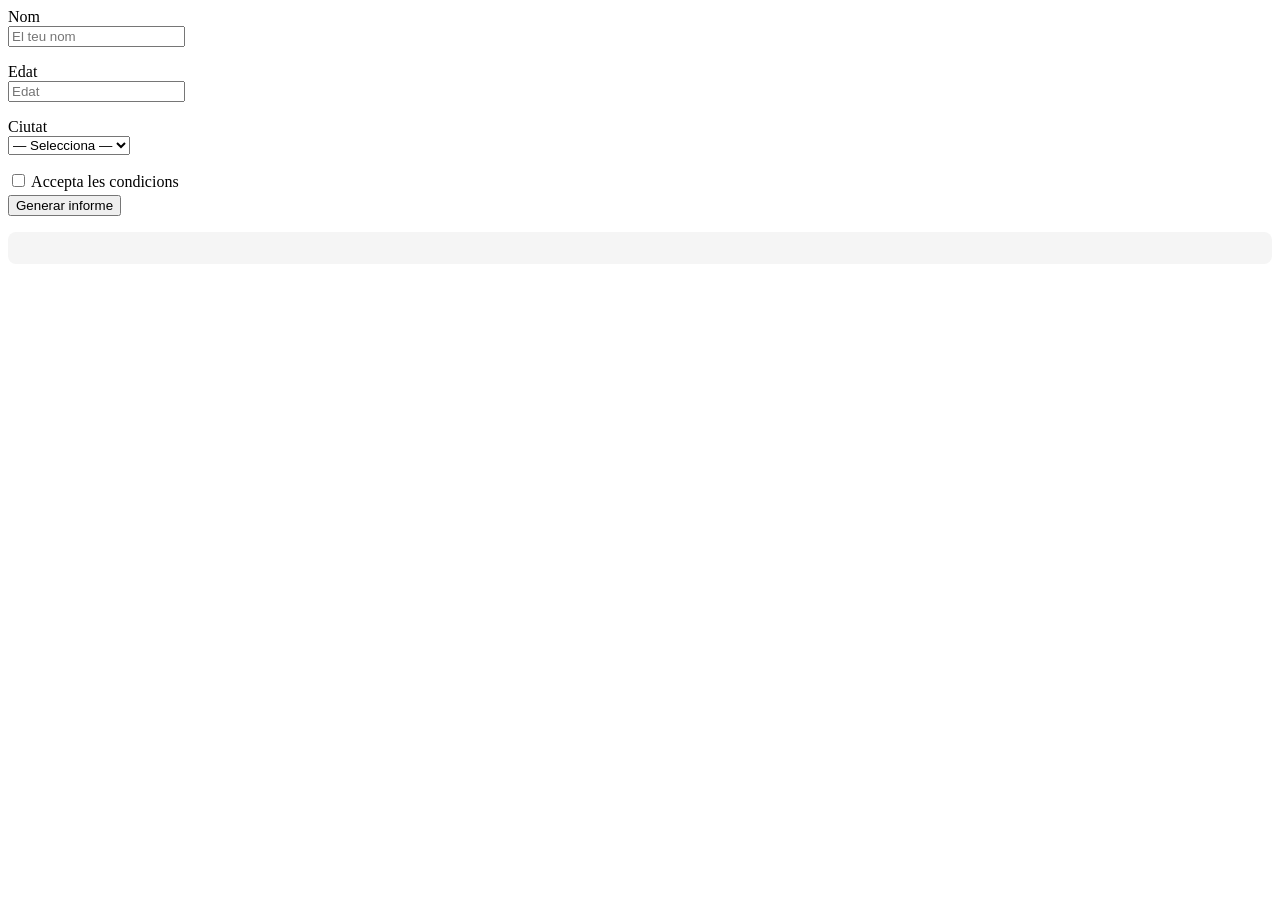
<file: ejercicios/js-basic/index3.html>
<!DOCTYPE html>
<html lang="en">
<head>
    <meta charset="UTF-8">
    <meta name="viewport" content="width=device-width, initial-scale=1.0">
    <title>Document</title>
    <style>
        .error { border: 2px solid red; }
        .ok { border: 2px solid green; }
        .informe { margin-top: 1rem; padding: 1rem; background: #f5f5f5; border-radius: 8px; }
        .informe section { margin-bottom: 1rem; }
        .informe h2 { font-size: 1.1rem; margin: 0.5rem 0; }
        label { display: block; margin-top: 0.5rem; }
        input, select { margin-bottom: 0.5rem; }
    </style>
</head>
<body>
    <form id="formInforme">
        <label for="nom">Nom</label>
        <input type="text" id="nom" placeholder="El teu nom">

        <label for="edat">Edat</label>
        <input type="number" id="edat" placeholder="Edat" min="0">

        <label for="ciutat">Ciutat</label>
        <select id="ciutat">
            <option value="">— Selecciona —</option>
            <option value="Barcelona">Barcelona</option>
            <option value="Girona">Girona</option>
            <option value="Lleida">Lleida</option>
            <option value="Tarragona">Tarragona</option>
        </select>

        <label>
        <input type="checkbox" id="accepto" name="accepto">
        Accepta les condicions
        </label>

        <button type="button" id="botoGenerar">Generar informe</button>
    </form>
    <div id="informe" class="informe"></div>

    <script>
        let nom = document.querySelector("#nom")
        let edat = document.querySelector("#edat")
        let ciutat = document.querySelector("#ciutat")
        let condicions = document.querySelector("#accepto")
        let button = document.querySelector("#botoGenerar")
        let informe = document.querySelector("#informe")

        button.addEventListener("click", () => {
            let accepto = ""
            if (condicions.checked){
                accepto = "Si"
            } else{
                accepto = "No"
            }

            let html = `
            <section>
                <h2>Dades personals</h2>
                <p>Nom: ${nom.value}</p>
                <p>Edat: ${edat.value}</p>
                <p>Ciutat: ${ciutat.value}</p>
                <p>Condicions: ${accepto} </p>    
            </section>
            `  
            if(nom.value.trim() === ""){
                nom.classList.add("error")
            } else {
                nom.classList.remove("error")
            }
            if(edat.value.trim() === "" || edat.value == 0){
                edat.classList.add("error")
            }else {
                edat.classList.remove("error")
            }
            if(ciutat.value == ""){
                ciutat.classList.add("error")
            } else{
                ciutat.classList.remove("error")
            }

            if (nom.value.trim() !== "" && edat.value.trim() !== "" && ciutat.value !== ""){
                informe.innerHTML = html
            } else {
                informe.innerHTML = `<p><strong>Falta complir camps correctament</strong></p>`
            }
        })
    </script>
</body>
</html>
</file>
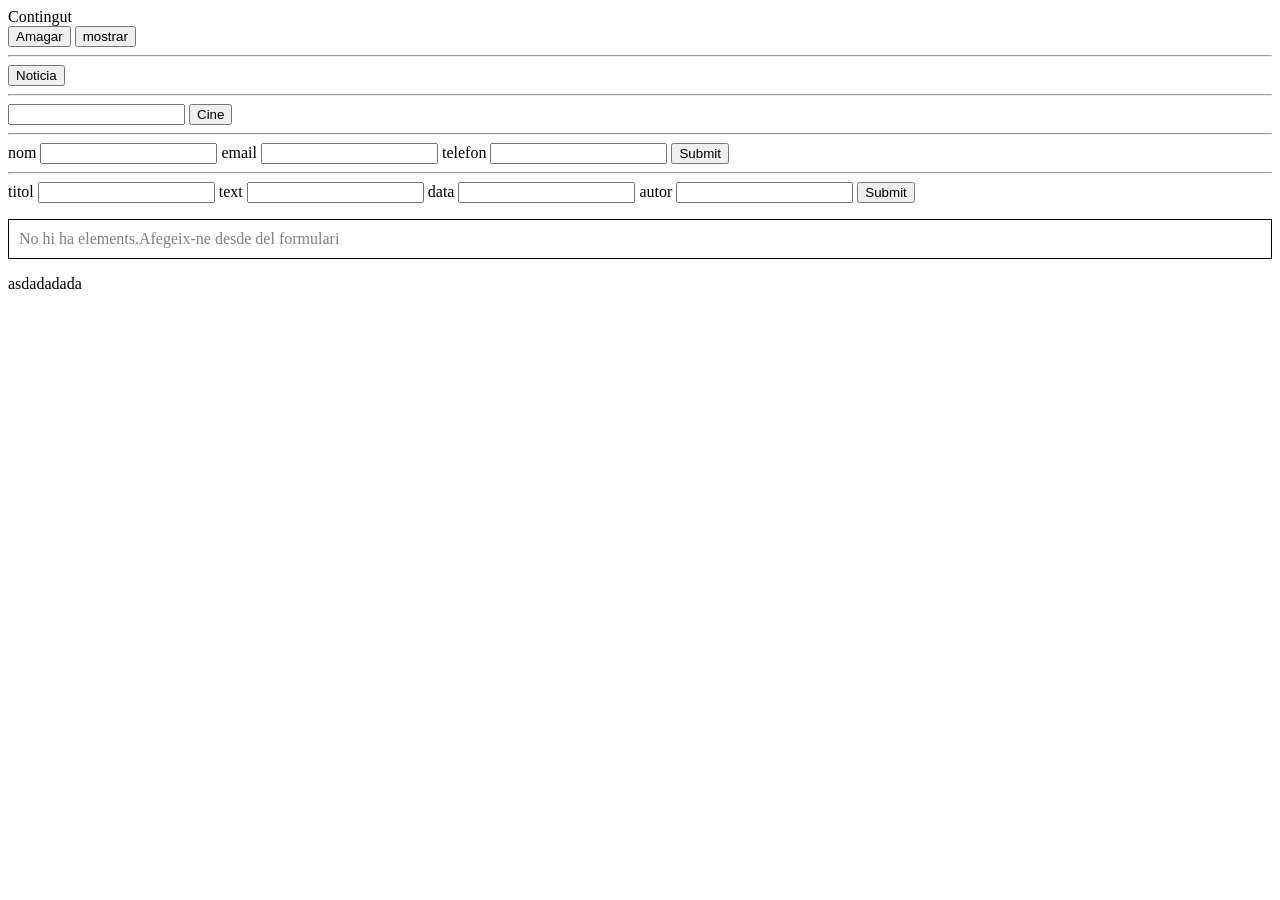
<file: ejercicios/js-basic/s6/index2.html>
<!DOCTYPE html>
<html lang="en">
<head>
    <meta charset="UTF-8">
    <meta name="viewport" content="width=device-width, initial-scale=1.0">
    <title>Document</title>
    <style>
        .hidden{display: none;}
        .buit{color: gray; padding: 10px; border: 1px solid black;}
    </style>
</head>
<body>
    <section id="panell">Contingut</section>
    <button id="amagar">Amagar</button>
    <button id="mostrar">mostrar</button>
    <hr>
    <form action="" id="formulariNoticia" class="hidden">ASDASd</form>
    <button id="noticia">Noticia</button>
    <hr>
    <form action="" id="form3">
        <input type="text" id="tasca">
        <button type="submit" id="boto4">Cine</button>
    </form>
    <div id="tasques2"></div>
    <hr>
    <form action="" id="form4">
        <label for="">nom</label>
        <input type="text" id="nom">
        <label for="">email</label>
        <input type="email" name="" id="email">
        <label for="">telefon</label>
        <input type="tel" name="" id="telefon">
        <button type="submit" id="submit">Submit</button>
    </form>
    <hr>
    <form action="" id="noticies">
        <label for="">titol</label>
        <input type="text" id="titol">
        <label for="">text</label>
        <input type="text" id="text">
        <label for="">data</label>
        <input type="text" id="data">
        <label for="">autor</label>
        <input type="text" id="autor">
        <button type="submit" id="boto5">Submit</button>
    </form>
    <button id="newnotice" class="hidden">Nova notícia</button>
    <div id="resultado"></div>
    <div id="divErrors">asdadadada</div>
    <script>
    // Level 4 Mostrar/amagar formulari flux complet
        // 16
        let panell = document.querySelector("#panell")
        let amagar = document.querySelector("#amagar")
        let mostrar = document.querySelector("#mostrar")

        amagar.addEventListener("click",() => {
            panell.classList.add("hidden")
        })

        mostrar.addEventListener("click", () => {
            panell.classList.remove("hidden")
        })
        // 17
        document.querySelector("#noticia").addEventListener("click",() => {
            document.querySelector("#formulariNoticia").classList.remove("hidden")
        })
        // 18

        let tasques = []
        let form3 = document.querySelector("#form3")
        let tasca = document.querySelector("#tasca")
        let boto4 = document.querySelector("#boto4")
        let tasques2 = document.querySelector("#tasques2")

        form3.addEventListener("submit", function(e) {
            e.preventDefault();
            if (tasca.value.trim() === ""){alert("Omple els camps buits"); return} else{ tasques.push({titol: tasca.value, completada: false})};
            creadorTasques();
            form3.reset()
            form3.classList.add("hidden");
        })

        function creadorTasques(){
            let html3 = "";
            for(let i = 0; i <tasques.length; i++){
                html3 += `<li>${tasques[i].titol}</li>`
            }
            tasques2.innerHTML = `<ul>${html3}</ul>`
        }  
        // 19
        let contactes = []
        let nom = document.querySelector("#nom")
        let form4 = document.querySelector("#form4")
        let email = document.querySelector("#email")
        let telefon = document.querySelector("#telefon")
        let resultado = document.querySelector("#resultado")
        form4.addEventListener("submit",function(e){
            e.preventDefault();
            if (nom.value.trim() === "" || email.value.trim() === "" || telefon.value.trim() === ""){
                alert("Omple els camps buits");
                return;
            } else{
                contactes.push({nom: nom.value, email: email.value, telefon: telefon.value});
            };
            llistaArticles();
            form4.reset();
            form4.classList.add("hidden");
        })

        function llistaArticles(){
            let html4 = "";
            for(let i=0;i<contactes.length;i++){
                html4 += `
                <p>Nom: ${contactes[i].nom}</p>
                <p>Email: ${contactes[i].email}</p> <p>Telefon: ${contactes[i].telefon}</p>
                `;          
            };
            resultado.innerHTML = `<div>${html4}</div>`;
        }
        // 20 - 22 - 23 - 28 - 31
        let noticia = []
        let noticies = document.querySelector("#noticies")
        let titolt = document.querySelector("#titol")
        let text = document.querySelector("#text")
        let data = document.querySelector("#data")
        let autor = document.querySelector("#autor")

        noticies.addEventListener("submit", function(e){
            e.preventDefault();
            if (titolt.value.trim() === "" || text.value.trim() === "" || data.value.trim() === "" || autor.value.trim() === ""){
                alert("Omple els camps buits")
                return
            } else {
                noticia.push({titol: titolt.value,text:text.value,data:data.value,autor:autor.value})
            }
            renderitzarNoticies()
            noticies.reset()
            noticies.classList.add("hidden")
            document.querySelector("#newnotice").classList.remove("hidden")
        })
        function renderitzarNoticies(){
            let html5 = "";
            if(noticia.length === 0){
                html5 = `<p class="buit">No hi ha elements.Afegeix-ne desde del formulari</p>`
            } else {
                for (let i = 0; i< noticia.length; i++) {
                    html5 += `<article><p>Titol: ${noticia[i].titol}</p>
                    <p>Text: ${noticia[i].text}</p>
                    <p>Data: ${noticia[i].data}</p>
                    <p>Autor: ${noticia[i].autor}</p></article>`
                }                
            }
            resultado.innerHTML = html5
        }

        document.querySelector("#newnotice").addEventListener("click", () => {
            document.querySelector("#divErrors").innerHTML = ""
            noticies.reset()
            if(noticies.classList.contains("hidden")){
                noticies.classList.remove("hidden")
            } else {
                noticies.classList.add("hidden")
            }
        })

        renderitzarNoticies()
    </script>
</body>
</html>
</file>
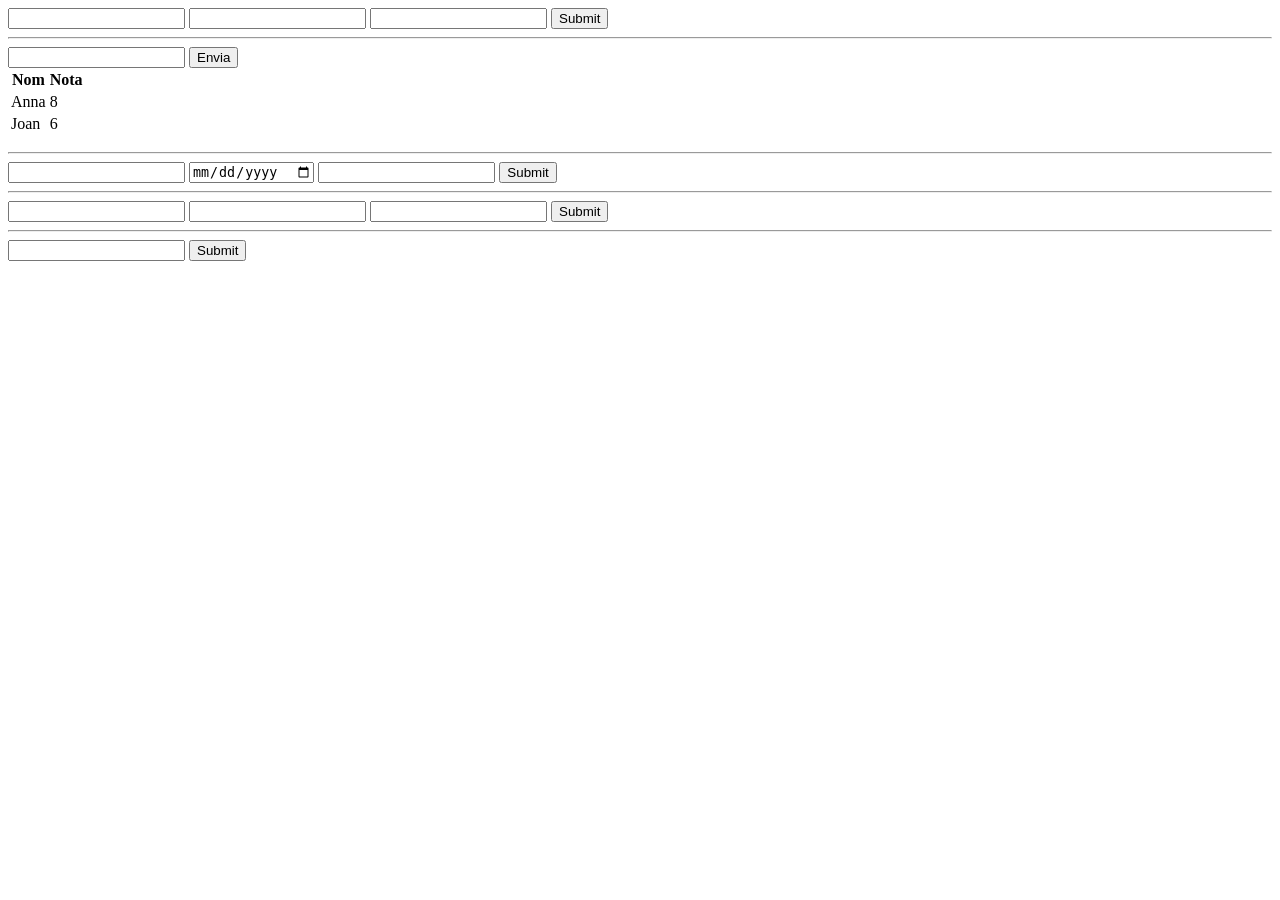
<file: ejercicios/js-basic/s6/index3.html>
<!DOCTYPE html>
<html lang="en">
<head>
    <meta charset="UTF-8">
    <meta name="viewport" content="width=device-width, initial-scale=1.0">
    <title>Document</title>
    <style>
        .error{color:red;}
        .feta { text-decoration: line-through; color: #666; }
    </style>
</head>
<body>
    <form id="form">
        <input type="text" id="nom">
        <input type="number" id="preu">
        <input type="text" id="descripcio">
        <button type="submit">Submit</button>
    </form>
    <hr>
    <form  id="form2">
        <input type="text" id="tasca">
        <button type="submit">Envia</button>
    </form>
    <div id="html">
    </div>
    <ul id="llistaTasques"></ul>
    <span id="total"></span>
    <div id="errors"></div>
    <hr>
    <form id="form3">
        <input type="text" id="titol">
        <input type="date" name="" id="date">
        <input type="text" id="lloc">
        <button type="submit">Submit</button>
    </form>
    <div id="form3result"></div>
    <hr>
    <form action="" id="form4">
        <input type="text" id="llibretitol">
        <input type="text" id="autor2">
        <input type="number" name="" id="any">
        <button id="submit">Submit</button>
    </form>
    <div id="llibres">

    </div>
    <hr>
    <form action="" id="form5">
        <input type="text" id="tascatitol">
        <button type="submit">Submit</button>
    </form>
    <ul id="llistaTasca"></ul>
    <script>
        // 21
        let alumnes = [ {nom:"Anna",nota:8},{nom:"Joan",nota: 6}];
        function renderitzarAlumnes(){
            let html = "";
            for(let i = 0;i<alumnes.length;i++){
                html += `<tr><td>${alumnes[i].nom}</td><td>${alumnes[i].nota}</td></tr>`
            }
            document.querySelector("#html").innerHTML= `<table>
                <thead>
                    <tr>
                        <th>Nom</td>
                        <th>Nota</td>
                    </tr>
                </thead>    
                <tbody>
                    ${html}
                </tbody>
            </table>`
        }
        renderitzarAlumnes()
        // 24
        let productes = []
        let form = document.querySelector("#form")
        let nom = document.querySelector("#nom")
        let preu = document.querySelector("#preu")
        let descripcio = document.querySelector("#descripcio")

        form.addEventListener("submit", function(e){
            e.preventDefault();
            if(nom.value.trim()==="" || preu.value.trim()===""){
                alert("Omple els camps buits");
                return
            } else{
                if(descripcio.value.trim() === ""){
                    descripcio.value = "—"
                }
                productes.push({nom:nom.value,preu:preu.value,descripcio:descripcio.value})
            }
            renderitzarProductes()  
            form.reset()          
        })

        function renderitzarProductes(){
            let html2 = "";
            for(let i = 0;i<productes.length;i++){
                html2 += `<div class="productes"><p>Nom: ${productes[i].nom}</p><p>Preu: ${productes[i].preu}</p><p>descripcio: ${productes[i].descripcio}</p></div>`
            }
            html.innerHTML = html2
        }
        // 25 -26
        let tasques = [];
        let form2 = document.querySelector("#form2");
        let tascaTitol = document.querySelector("#tasca");
        let lliscaTasques = document.querySelector("#llistaTasques")
        let divErrors = document.querySelector("#errors")
        form2.addEventListener("submit",function(e){
            e.preventDefault();
            if(tascaTitol.value.trim() === ""){
                divErrors.innerHTML = `<p class="error">Si us plau, omple tots els camps obligatoris.</p>`
                return;
            } else {
                divErrors.innerHTML = ""
                tasques.push({titol: tascaTitol.value})
            }
            console.log(tasques)
            listaActualitzar();
            form2.reset()
        })
        function listaActualitzar(){
            let html3 = "";
            for (let i = 0; i <tasques.length; i++) {
                html3 += `<li>${tasques[i].titol}</li>`;               
            };
            lliscaTasques.innerHTML = html3;
            document.querySelector("#total").textContent = `Total: ${tasques.length} tasques`
        }
    // 27
    let esdeveniments = []
        let form3 = document.querySelector("#form3")
        let titol = document.querySelector("#titol")
        let date = document.querySelector("#date")
        let lloc = document.querySelector("#lloc")

        form3.addEventListener("submit",function(e){
            e.preventDefault();
            if(titol.value.trim() === "" || date.value.trim() === "" || lloc.value.trim() === ""){
                alert("omple els camps buits");
                return;
            } else {
                esdeveniments.push({Titol: titol.value, Data: date.value, Lloc: lloc.value});
                console.log(esdeveniments)
            };
            renderitzarLlista();
        })

        function renderitzarLlista(){
            let html4 = ""
            for(let i = 0;i<esdeveniments.length;i++){
                html4 += `
                <article>Titol : ${esdeveniments[i].Titol} Data: ${esdeveniments[i].Data} Lloc: ${esdeveniments[i].Lloc}</article>`
            }
            document.querySelector("#form3result").innerHTML = html4
        }
        // 29
        let llibres = [];
        let llibreTitol = document.querySelector("#llibretitol");
        let autor2 = document.querySelector("#autor");
        let any = document.querySelector("#any");
        let form4 = document.querySelector("#form4")
        let divLlibres = document.querySelector("#llibres")
        form4.addEventListener("submit", function(e){
            e.preventDefault();
            if(llibreTitol.value.trim() ==="" || autor2.value.trim() === "" || any.value.trim() ===""){
                alert("omple els camps buits")
                return;
            }else{
                llibres.push({titol: llibreTitol.value, autor: autor2.value, any: any.value})
            }
            renderitzarLlibres();
            form4.reset();
        })
        function renderitzarLlibres(){
            let html5 = "";
            for(let i = 0; i<llibres.length;i++){
                html5 += `<div class="llibre">
                    <strong>${llibres[i].titol}</strong> — ${llibres[i].autor2} (${llibres[i].any})
                </div>` 
            }
            divLlibres.innerHTML = html5
        }
        renderitzarLlibres()
        // 30
        let tasques2 = []
        let tascatitol = document.querySelector("#tascatitol");
        let form5 = document.querySelector("#form5")
        
        form5.addEventListener("submit", function(e){
            e.preventDefault()
            if(tascatitol.value.trim() === ""){
                alert("Omple els camps en buit");
                return;
            } else{
                tasques2.push({titol: tascatitol.value, completada: false});
            };
            renderitzarTasques();
            form5.reset()
        })

        function renderitzarTasques(){
            let html6 = ""
            for(let i = 0;i<tasques2.length;i++){
                if(tasques2[i].completada === false){
                    html6 += `<li class="pendent">${tasques2[i].titol}</li>`
                } else {
                    html6 += `<li class="feta">${tasques2[i].titol}</li>`                    
                }
            }
            document.querySelector("#llistaTasca").innerHTML = html6
        }
    </script>
</body>
</html>
</file>
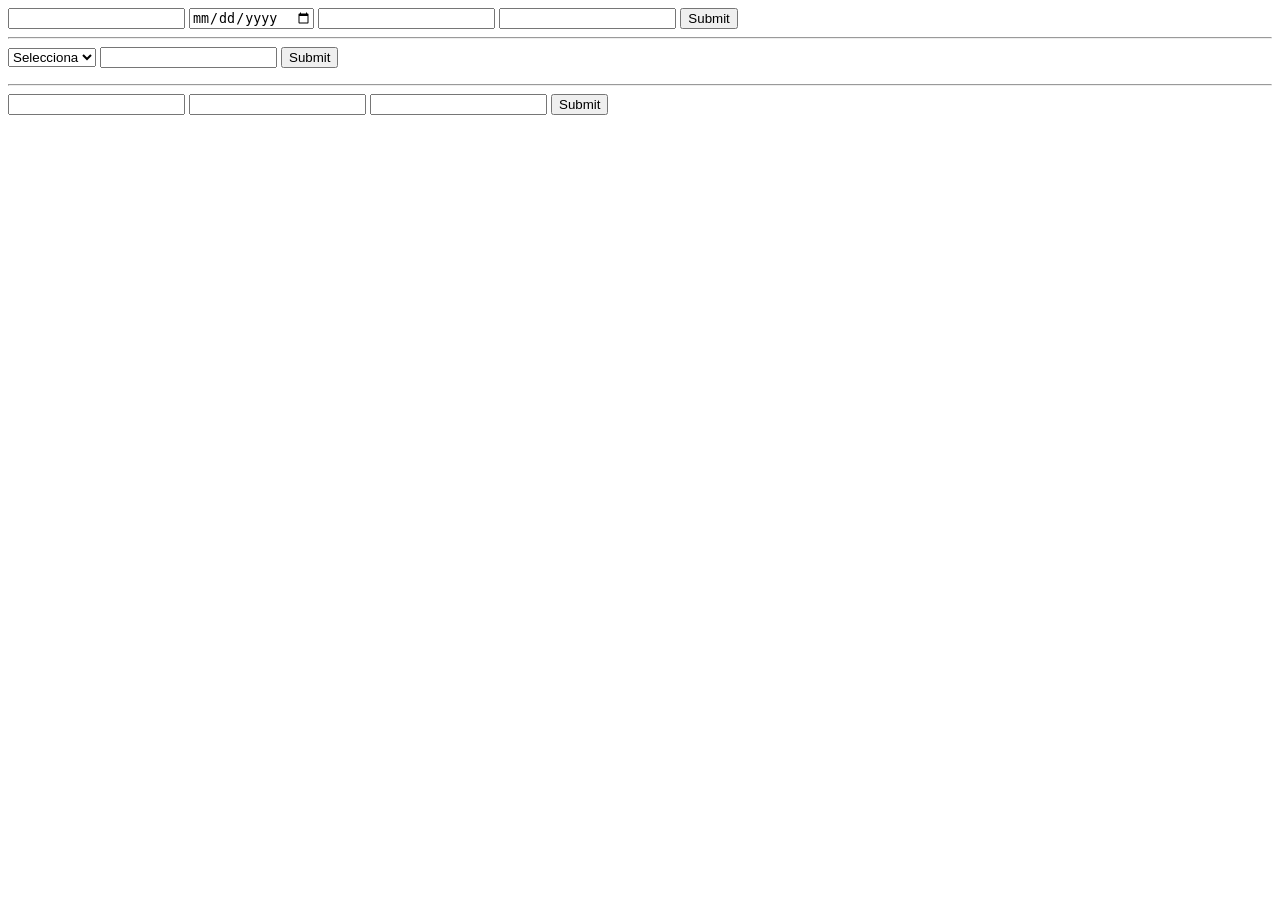
<file: ejercicios/js-basic/s6/index4.html>
<!DOCTYPE html>
<html lang="en">
<head>
    <meta charset="UTF-8">
    <meta name="viewport" content="width=device-width, initial-scale=1.0">
    <title>Document</title>
</head>
<body>
    <form  id="form1">
        <input type="text" id="noticia">
        <input type="date" id="data">
        <input type="text" id="autor">
        <input type="text" id="text">
        <button type="submit">Submit</button>
    </form>
    <div id="noticias"></div>
    <hr> 
    <form id="formtwo">
        <select  id="money">
            <option value="">Selecciona</option>
            <option value="Ingress">Ingress</option>
            <option value="Despesa">Despesa</option>
        </select>
        <input type="number" id="preu">
        <button type="submit">Submit</button>
    </form>
    <div id="llista">
        <ul id="llistaIngressos"></ul>
        <ul id="llistaDespeses"></ul>
    </div>
    <hr>
    <form action="" id="form3">
        <input type="text" id="nom">
        <input type="text" id="email">
        <input type="text" id="telefon">
        <button type="submit">Submit</button>
    </form>
    <script>
        // 32
        let noticias = []
        let form1 = document.querySelector("#form1");
        let noticia = document.querySelector("#noticia")
        let data = document.querySelector("#data")
        let autor = document.querySelector("#autor")
        let text = document.querySelector("#text")
        let contenedorNoticias = document.querySelector("#noticias")

        form1.addEventListener("submit",function(e){
            e.preventDefault();
            if(noticia.value.trim() === "" || data.value.trim() === "" || autor.value.trim() === "" || text.value.trim() === ""){
                contenedorNoticias.innerHTML = `<p>Omple els camps buits</p>`
                return
            } else{
                noticias.push({titol: noticia.value, data: data.value, autor: autor.value, text: text.value})
            };
            renderitzarNoticias();
        })
        function renderitzarNoticias(){
            let html = "";
            for(let i = 0;i<noticias.length;i++){
                html += `
                <article>
                    <h3>${noticias[i].titol}</h3>
                    <p>Data: ${noticias[i].data} Autor: ${noticias[i].autor}</p>
                    <p>${noticias[i].text}</p>
                </article>`
            };
            contenedorNoticias.innerHTML = html;
        }
    // 33
        let ingressos = [];
        let despeses = [];
        let form2 = document.querySelector("#formtwo");
        let selectmoney = document.querySelector("#money")
        let listaingressos = document.querySelector("#llistaIngressos")
        let llistaDespeses = document.querySelector("#llistaDespeses")
        let preu = document.querySelector("#preu")
        form2.addEventListener("submit", function(e){e.preventDefault();
            if(selectmoney.value == "" || preu.value.trim() === ""){
                document.querySelector("#llista").textContent="Omple els camps buits";
                return
            } else if(selectmoney.value == "Ingress"){
                ingressos.push({ingress: preu.value})
            } else{
                despeses.push({despeses: preu.value})
            }

            if(ingressos.length != 0){
                renderitzarIngressos()
            }
            if(despeses.length != 0){
                renderitzarDespeses()
            }
        })

        function renderitzarIngressos(){
            let html2 = "";
            for(let i = 0;i<ingressos.length;i++){
                html2 += `<li>Concepte: ${ingressos[i].ingress}</li>`
            }
            listaingressos.innerHTML = html2
        }

        function renderitzarDespeses(){
            let html3 = "";
            for(let i = 0;i<despeses.length;i++){
                html3 += `<li>Concepte: ${despeses[i].despeses}</li>`
            }
            llistaDespeses.innerHTML = html3
        }
        renderitzarIngressos()
        renderitzarDespeses()
    </script>
</body>
</html>
</file>
<file: proyecto2/style.css>
* {
    box-sizing: border-box;
}

body{
    background-color: var(--bg-color);
    font-family: inter;
    --bg-color: #000;
    --dark-border: #27272A;
    --principal-color: #FAFAFA;
    --secondary-color: #D9D9D9;
    --text-size: 0.875rem;
    --h3-size: 1.5rem;
    --h2-size: 1.875rem;
    --h1-size: 3rem;
    --h5-size: 1.125rem;
    --text-logo: 1rem;
}

body, h1, h2, h3, p {
    margin: 0;
    padding: 0;
}

/* HEADER ------ */

header {
    width: 100%;
    display: flex;
    align-items: center;
    justify-content: space-between;
    background-color: var(--bg-color);
    padding: 14px clamp(32px, 5vw, 112px);
    border-bottom: 1px solid var(--dark-border);
}

.header__logo{
    display: flex;
    color: var(--principal-color);
    margin-right: 86px;
    align-items: center;
    gap: 12px;
}

.header__logo p{
    font-size: var(--text-logo);
}

.header__logo nav {
    display: none;
}

.header__logo nav ul{
    display: flex;
    list-style: none;
    gap: 32px;
    font-size: var(--text-size);
    color: var(--secondary-color);
    padding: 0;
    margin-left: 16px;
}

.header__account {
    display: flex;
    color: var(--secondary-color);
    margin-right: 16px;
    align-items: center;
}

.header__menu span{
    color: var(--principal-color);
}

.header__account{
    font-size: var(--text-size);
    gap: 16px;
}

.header__account-signup {
    display: flex;
    align-items: center;
    justify-content: center;
    color: var(--bg-color);
    background-color: var(--principal-color);
    border-radius: 6px;
    height: 32px;
    width: 69px;
    font-size: var(--text-size);
}

/* DIV / MAIN ---- */

.pandem__principal-start, .pandem__principal-info{
    display: flex;
    flex-direction: column;
    align-items: center;
    margin: 0 32px;
}

.pandem__principal-start div:first-child{
    margin-top: 44px;
    margin-bottom: 32px;
}

.hero-text{
    display: flex;
    flex-direction: column;
    align-items: center;
}

.hero-text h1{
    font-size: var(--h1-size);
    font-weight: 800;
    line-height: 48px;
    letter-spacing: -1.2%;
    color: var(--principal-color);
    min-width: 311px;
    max-width: 672px;
    text-align: center;
}

.hero-text p{
    color: var(--secondary-color);
    text-align: center;
    font-size: var(--text-size);
    line-height: 28px;
    margin-top: 24px;
    width: clamp(311px, 100%, 672px);
}

.pandem__principal-start button{
    background-color: var(--principal-color);
    border: none;
    width: 122px;
    height: 32px;
    color: var(--bg-color);
    border-radius: 6px;
    font-size: var(--text-size);
    display: flex;
    align-items: center;
    justify-content: center;
    font-weight: 600;
    margin-bottom: 32px;
}

.pandem__principal-image{
    display: flex;
    justify-content: center;
    margin: 0 32px;
    margin-bottom: 32px;
}

.pandem__principal-image img{
    width: clamp(211px, 100%, 1024px);
}

.pandem__principal-info {
    margin-bottom: 96px;
}

.pandem__h2{
    font-size: var(--h2-size);
    text-align: center;
    margin-top: 32px; 
    margin-bottom: 48px;
    color: var(--principal-color);
}

.quick{
    display: none;
}

.principal__avantatges {
    display: flex;
    flex-direction: column;
    align-items: center;
    margin: 0 11.5px;
    gap: 48px;
}

.principal__info-item {
    width: 288px;
}

.info__item-logo span{
    padding: 16px;
    border: 1px solid var(--dark-border);
    margin-bottom: 24px;
    color: var(--principal-color);
}

.info__item-text h3{
    font-size: var(--h3-size);
    font-weight: 500;
    color: var(--principal-color);
    margin-bottom: 24px;
}

.info__item-text p{
    font-size: var(--text-size);
    line-height: 28px;
    color: var(--principal-color);
}

.pandem__setup {
    margin: 96px 0;
    width: clamp(311px, 100%, 672px);
}

.pandem__setup h2 {
    font-size: var(--h2-size);
    text-align: center;
    font-weight: 600;
    line-height: 36px;
    letter-spacing: -0.75%;
    color: var(--principal-color);
    margin-bottom: 24px;
}

.pandem__setup p {
  font-size: var(--text-size);
  line-height: 28px;
  text-align: center;
  margin-bottom: 24px;
  color: var(--principal-color);   
}

.pandem__setup-img{
    display: flex;
    justify-content: center;
}

.pandem__setup-img img{
    width: clamp(211px, 100%, 672px);
}

.pandem__demo-start{
    display: flex;
    flex-direction: column;
    align-items: center;
}

.pandem__demo-start h2{
    font-size: var(--h1-size);
    margin-bottom: 24px;
    line-height: 48px;
    text-align: center;
    color: var(--principal-color);
}

.pandem__demo-start p {
    font-size: var(--h5-size);
    text-align: center;
    line-height: 18px;
    margin-bottom: 24px;
    color: var(--secondary-color);
}

.pandem__demo-start button {
    border: none;
    background-color: var(--principal-color);
    display: flex;
    align-items: center;
    color: var(--bg-color);
    border-radius: 6px;
    width: 122px;
    height: 32px;
    font-weight: 600;
    font-size: var(--text-size);
}

.center{
    display: flex;
    justify-content: end;
    align-items: center;
    margin-left: 10px;
}

/* FOOTER ----- */

footer {
    width: 100%;
    display: flex;
    justify-content: space-between;
    align-items: center;
    color: var(--secondary-color);
}

.footer__logo {
    display: flex;
    align-items: center;
    color: var(--principal-color);
    gap: 12px;
    padding-left: clamp(32px, 5vw, 112px);
}

.footer__contact-terms {
    display: flex;
    align-items: center;
    gap: 12px;
    padding-right: clamp(0px, 5vw, 112px);
}


/* MEDIA QUERIES -------- */

@media screen and (max-width:367px){
 .header__logo {
    display: none;
 }

}

@media screen and (min-width:750px) {
    /* HEADER--- */

    .header__logo nav{
        display: block;
    }
    
    
    .header__account-signup {
        width: 85px;
    }
    
    .header__menu {
        display: none;
    }

    /* MAIN / DIV */

    .hero-text p{
        line-height: 18px;
        font-size: var(--h5-size);
    }

    .pandem__h2 {
        font-size: var(--h1-size);
    }

    #immediate{
        display: none;
    }

    .quick{
        display: inline;
    }

    .principal__avantatges {
        flex-direction: row;
        margin: 0 32px;
    }

    .principal_info-item {
        max-width: 288px;
        max-height: 220px;
    }

    .pandem__setup h2{
        font-size: var(--h1-size);
    }

    .pandem__setup p{
        font-size: var(--h5-size);
    }
}
</file>
